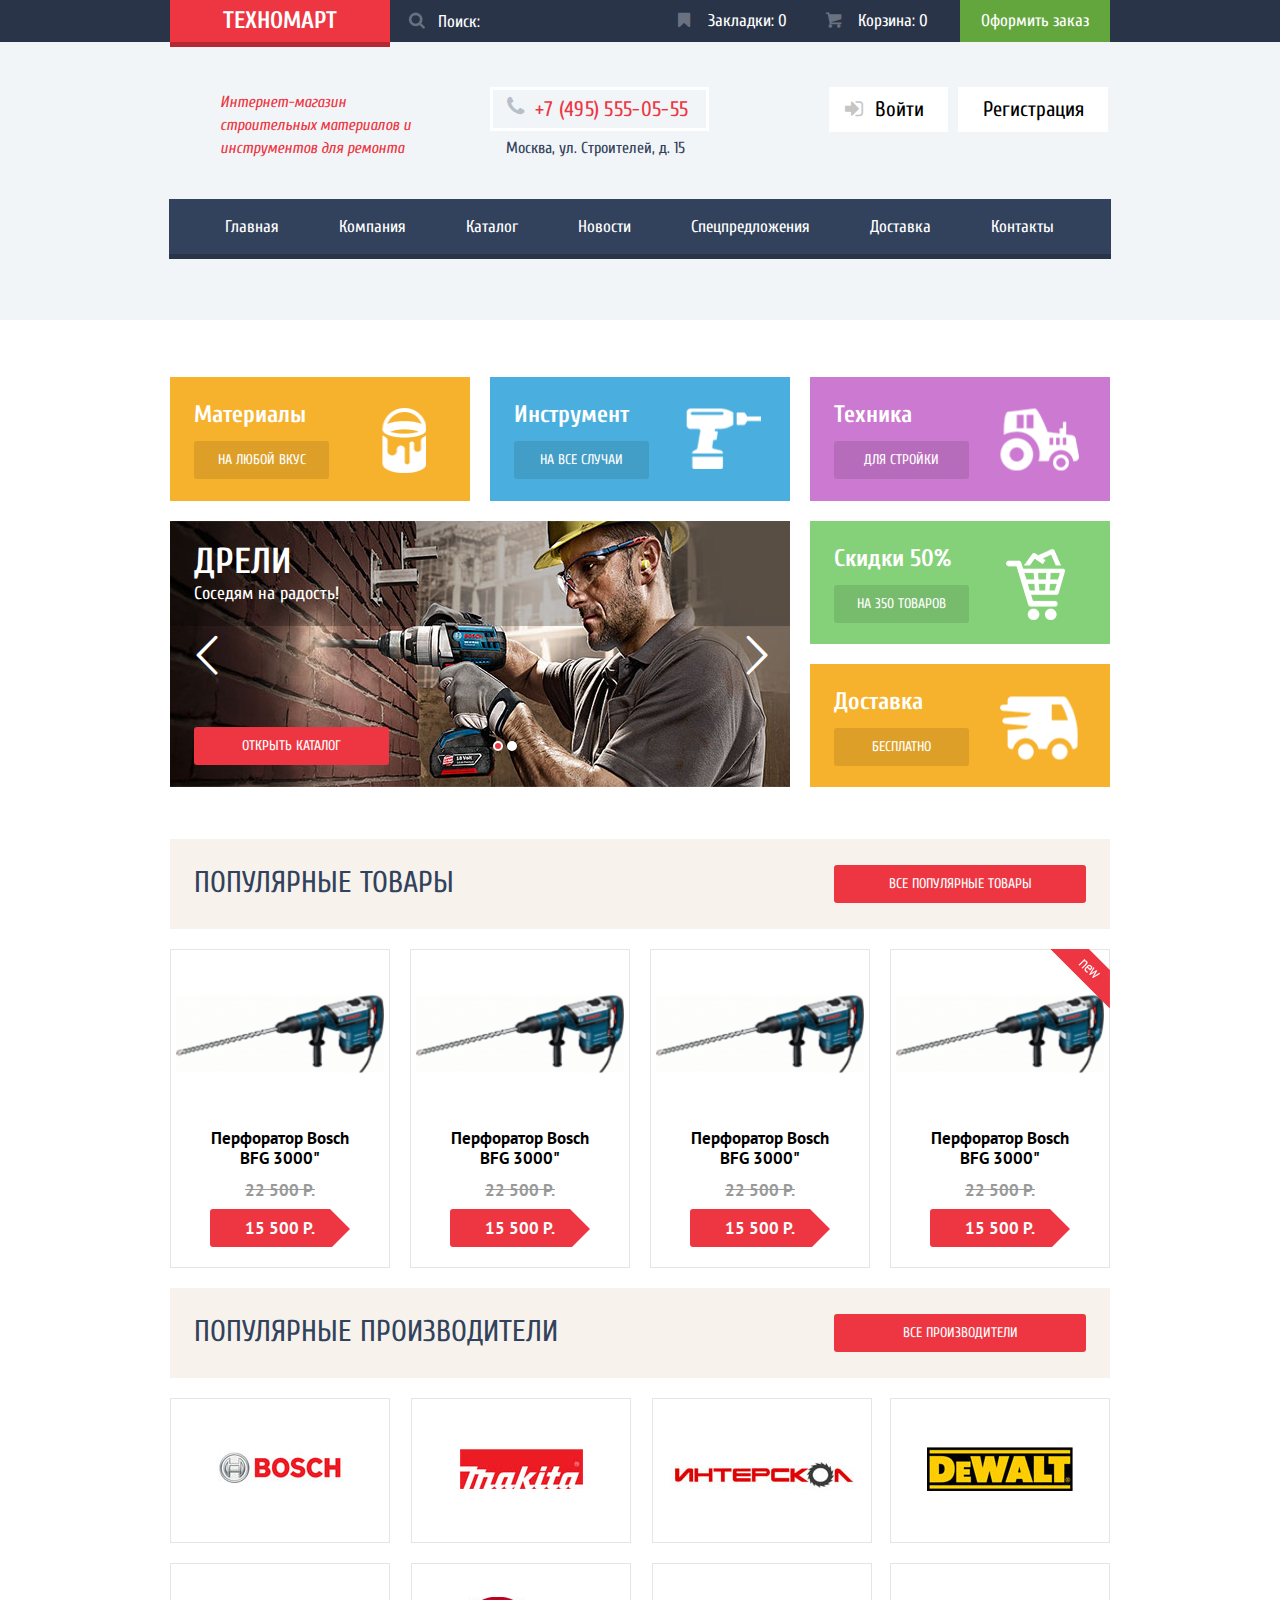
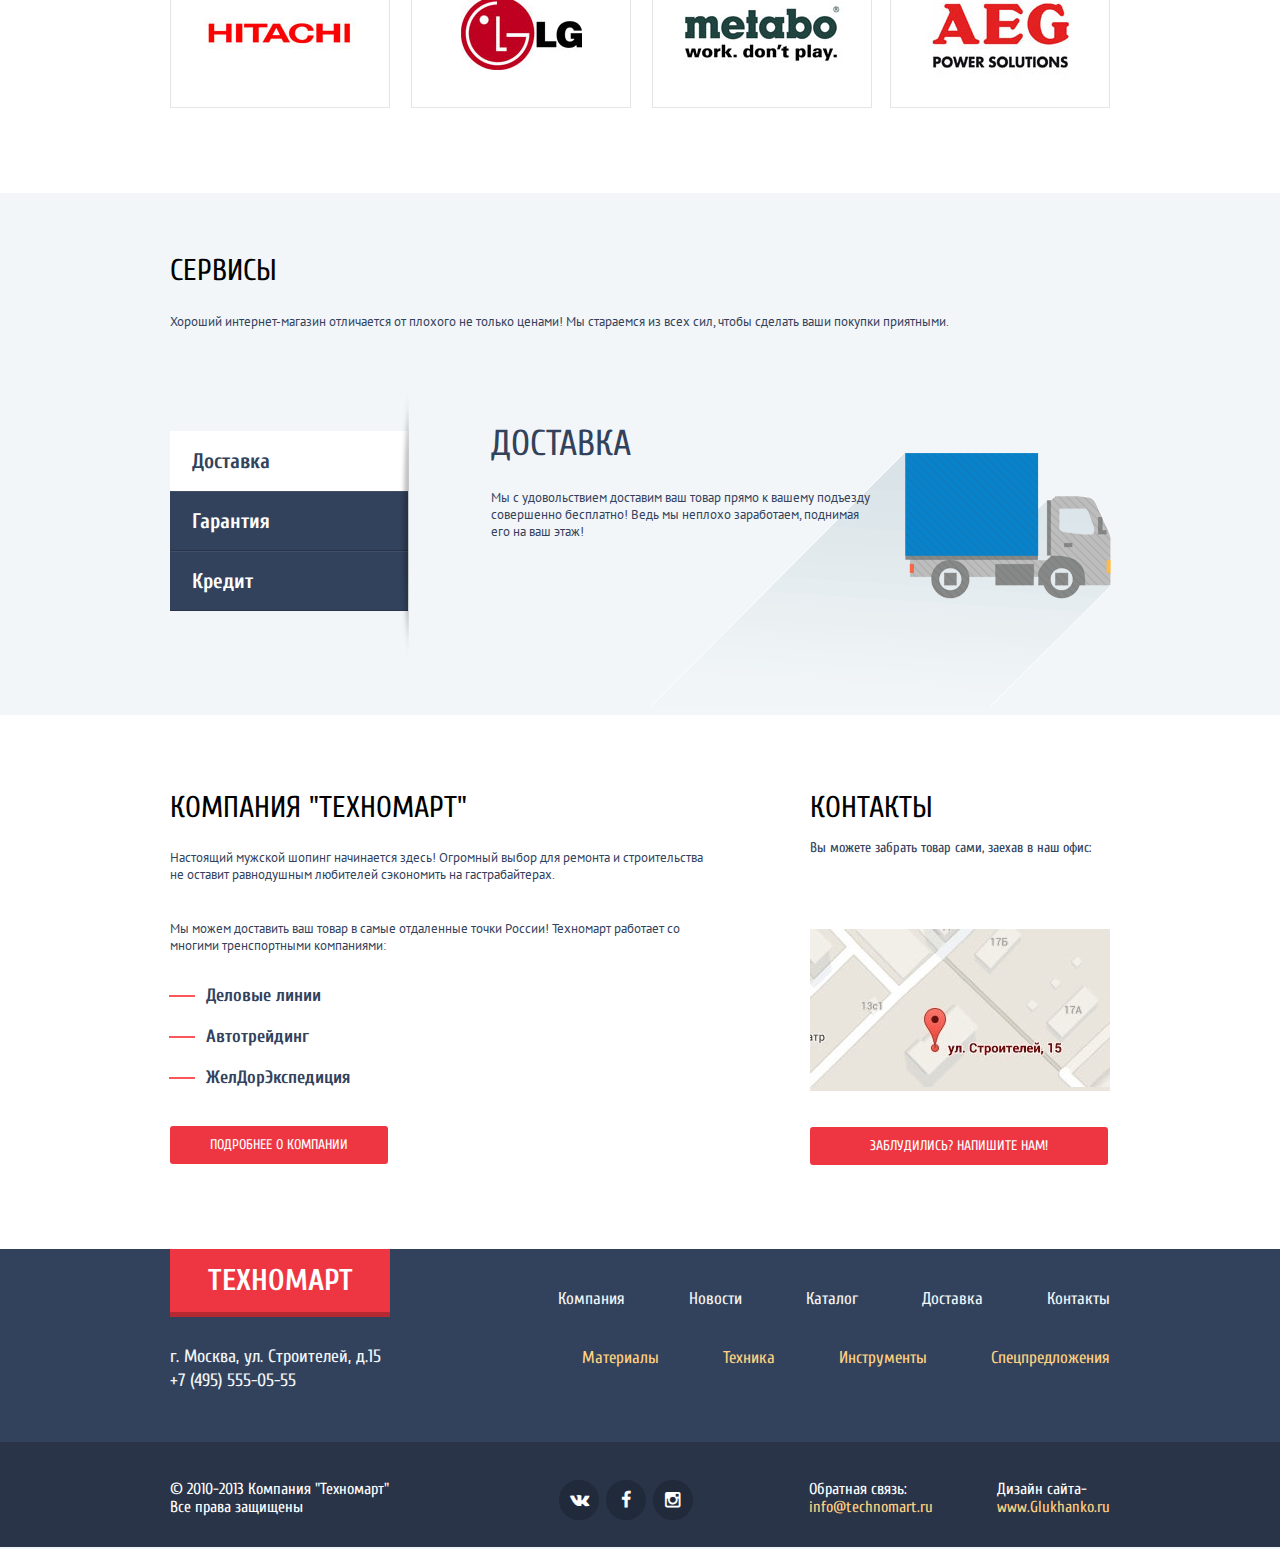
<file: index.html>
<!DOCTYPE html>
<html>
  <head>
    <meta charset="utf-8">
    <title>technomart-index</title>
    <link rel="stylesheet" href="https://fonts.googleapis.com/css?family=PT+Sans:400,700&amp;subset=latin,cyrillic-ext">
    <link rel="stylesheet" href="https://fonts.googleapis.com/css?family=Cuprum:400,400italic,700&amp;subset=latin,cyrillic">
    <link rel="stylesheet" type="text/css" href="css/normalize.css">
    <link rel="stylesheet" type="text/css" href="css/style.css">
  </head>
    <body>
        <header class="main-header">
          <div class="header-top">
            <div class="container clearfix">
               <div class="header-top-info">
                <a href="index.html" class="logo to-left">Техномарт</a>
                <div class="search-form to-left">
                    <input class="search-field to-right" type="text" name="search" value="Поиск:">
                </div>
                <div class="user-details to-right">
                    <a href="#" class="icon-bookmark">Закладки: 0</a>
                    <a href="#" class="icon-basket">Корзина: 0</a>
                    <a href="#" class="order">Оформить заказ</a>
                </div>
            </div>
            </div>
          </div>
          <div class="header-lower">
            <div class="container clearfix">
              <div class="header-lower-info">
                <p class="title to-left">
                    Интернет-магазин 
                    строительных материалов
                    и инструментов для ремонта
                </p>
                <div class="company-info to-left">
                    <p class="number icon-phone">+7 (495) 555-05-55</p>
                    <p class="address">Москва, ул. Строителей, д. 15</p>
                </div>
                <div class="user-block to-right">
                    <a href="#" class="login icon-login">Войти</a>
                    <a href="#" class="checkin">Регистрация</a>
                </div>
              </div>
            </div>
            <nav class="menu-navigation">
                <a href="index.html">Главная</a>
                <a href="#">Компания</a>
                <a href="cataloge.html">Каталог</a>
                <a href="#">Новости</a>
                <a href="#">Спецпредложения</a>
                <a href="#">Доставка</a>
                <a href="#">Контакты</a>
            </nav>
          </div>
        </header>
    
        <div class="content-top">
            <div class="container clearfix">
                <div class="promo-block">
                    <div class="promo-block-top clearfix">
                        <div class="promo-block-item materials to-left">
                            <span>Материалы</span>
                            <a href="#" class="link to-left">На любой вкус</a>    
                        </div>
                        <div class="promo-block-item tool to-left">
                            <span>Инструмент</span>
                            <a href="#" class="link to-left">На все случаи</a> 
                        </div>
                        <div class="promo-block-item equipment to-right">
                            <span>Техника</span>
                            <a href="#" class="link to-left">Для стройки</a> 
                        </div>
                    </div>
                    <figure class="slider to-left">
                        <input type="radio" id="btn-1" name="toggle" checked>
                        <input type="radio" id="btn-2" name="toggle">
                        <div class="slider-controls">
                            <label for="btn-1"></label>
                            <label for="btn-2"></label>
                        </div>
                        <div class="slides">
                            <div class="slide icon-left">
                                <div class="slide-text icon-right">
                                    <div class="slide-title">Дрели</div>
                                    <p>Соседям на радость!</p>
                                    <a href="#" class="btn-red">Открыть каталог</a>
                                </div>
                            </div>
                            <div class="slide icon-left">
                                <div class="slide-text icon-right">
                                    <div class="slide-title">Перфораторы</div>
                                    <p>Настоящие мужские игрушки!</p>
                                    <a href="#" class="btn-red">Открыть каталог</a>
                                </div>
                            </div>
                        </div>
                    </figure>
                    <div class="promo-block-lower to-right">
                        <div class="promo-block-item sale">    
                            <span>Скидки 50%</span>
                            <a href="#" class="link to-left">на 350 товаров</a> 
                        </div>
                        <div class="promo-block-item delivery">
                            <span>Доставка</span>
                            <a href="#" class="link to-left">Бесплатно</a>
                        </div>
                    </div>
                </div>
                <div class="top-products">
                    <div class="big-title clearfix">
                        <h2 class="to-left">Популярные товары</h2>
                        <a href="#" class="btn-red to-right">Все популярные товары</a>
                    </div>
                    <div class="product clearfix">
                        <div class="product-item">
                            <div class="actions">
                                <a href="#" class="buy icon-basket">Купить</a>
                                <a href="#" class="bookmark">В закладки</a>
                            </div>
                            <div class="product-item-img"><img width="208" height="158" src="img/product-item-img-1.png" alt="Перфоратор Bosch BFG 9000"></div>
                            <div class="product-item-info">
                                <div class="product-item-name">Перфоратор Bosch BFG 3000"</div>
                                <div class="product-item-discount">22 500 P.</div>
                                <div class="product-item-price">15 500 P.</div>
                            </div>
                        </div>
                        <div class="product-item">
                            <div class="actions">
                                <a href="#" class="buy icon-basket">Купить</a>
                                <a href="#" class="bookmark">В закладки</a>
                            </div>
                            <div class="product-item-img"><img width="208" height="158" src="img/product-item-img-1.png" alt="Перфоратор Bosch BFG 9000"></div>
                            <div class="product-item-info">
                                <div class="product-item-name">Перфоратор Bosch BFG 3000"</div>
                                <div class="product-item-discount">22 500 P.</div>
                                <div class="product-item-price">15 500 P.</div>
                            </div>
                        </div>
                        <div class="product-item">
                            <div class="actions">
                                <a href="#" class="buy icon-basket">Купить</a>
                                <a href="#" class="bookmark">В закладки</a>
                            </div>
                            <div class="product-item-img"><img width="208" height="158" src="img/product-item-img-1.png" alt="Перфоратор Bosch BFG 9000"></div>
                            <div class="product-item-info">
                                <div class="product-item-name">Перфоратор Bosch BFG 3000"</div>
                                <div class="product-item-discount">22 500 P.</div>
                                <div class="product-item-price">15 500 P.</div>
                            </div>
                        </div>
                        <div class="product-item">
                            <div class="flag flag-new">Новинка</div>
                            <div class="actions">
                                <a href="#" class="buy icon-basket">Купить</a>
                                <a href="#" class="bookmark">В закладки</a>
                            </div>
                            <div class="product-item-img"><img width="208" height="158" src="img/product-item-img-1.png" alt="Перфоратор Bosch BFG 9000"></div>
                            <div class="product-item-info">
                                <div class="product-item-name">Перфоратор Bosch BFG 3000"</div>
                                <div class="product-item-discount">22 500 P.</div>
                                <div class="product-item-price">15 500 P.</div>
                            </div>
                        </div>
                    </div>
                </div>
                <div class="top-vendors">
                    <div class="big-title clearfix">
                        <h2 class="to-left">Популярные производители</h2>
                        <a href="#" class="btn-red to-right">Все производители</a>
                    </div>
                    <div class="vendors-item">
                        
                        <a href="#">
                            <div class="vendors-table">
                                <div class="vendors-cell">
                                    <img width="126" height="37" src="img/bosh.jpg" alt="bosch">
                                </div>
                            </div>
                        </a>
                        <a href="#">
                            <div class="vendors-table">
                                <div class="vendors-cell">
                                    <img width="123" height="40" src="img/makita.jpg" alt="makita">
                                </div>
                            </div>
                        </a>
                        <a href="#">
                            <div class="vendors-table">
                                <div class="vendors-cell">
                                    <img width="146" height="44" src="img/dewalt.jpg" alt="dewalt">
                                </div>
                            </div>
                        </a>
                        <a href="#">
                            <div class="vendors-table">
                                <div class="vendors-cell">
                                    <img width="200" height="88" src="img/interskol.jpg" alt="interskol">
                                </div>
                            </div>
                        </a>
                        <a href="#">
                            <div class="vendors-table">
                                <div class="vendors-cell">
                                    <img width="169" height="31" src="img/hitachi.jpg" alt="hitachi">
                                </div>
                            </div>
                        </a>
                        <a href="#">
                            <div class="vendors-table">
                                <div class="vendors-cell">
                                    <img width="121" height="73" src="img/lg.jpg" alt="lg">
                                </div>
                            </div>
                        </a>
                        <a href="#">
                            <div class="vendors-table">
                                <div class="vendors-cell">
                                    <img width="151" height="96" src="img/aeg.jpg" alt="aeg">
                                </div>
                            </div>
                        </a>
                        <a href="#">
                            <div class="vendors-table">
                                <div class="vendors-cell">
                                    <img width="204" height="69" src="img/metabo.jpg" alt="metabo">
                                </div>
                            </div>
                        </a>
                    </div>
                </div>
            </div>
        </div>
        <div class="services-top">
            <div class="container clearfix">
                <h3>Сервисы</h3>
                <p>Хороший интернет-магазин отличается от плохого не только ценами!
                   Мы стараемся из всех сил, чтобы сделать ваши покупки приятными.
                </p>
                   <div class="services-column">
                    <input type="radio" id="services-1" name="toggle2" checked>
                    <input type="radio" id="services-2" name="toggle2">
                    <input type="radio" id="services-3" name="toggle2">
                    <div class="services-controls to-left">
                        <label for="services-1">Доставка</label>
                        <label for="services-2">Гарантия</label>
                        <label for="services-3">Кредит</label>
                    </div>
                    <div class="services to-right">
                        <div class="services-left">
                            <div class="services-text">
                                <h4>Доставка</h4>
                                <p>Мы с удовольствием доставим ваш товар прямо
                                   к вашему подъезду совершенно бесплатно!
                                   Ведь мы неплохо заработаем,
                                   поднимая его на ваш этаж!
                                </p>
                            </div>                  
                        </div>
                        <div class="services-left">
                            <div class="services-text">
                                <h4>Гарантия</h4>
                                <p>Если купленный у нас товар поломается или заискрит, 
                                   а также в случае пожара, провоцированного его возгаранием,
                                   вы всегда можете быть уверены в нашей гарантии. Мы обменяем сгоревший товар на новый. 
                                   Дом уж восстановите как-нибудь сами.
                                </p>
                            </div>                  
                        </div>
                        <div class="services-left">
                            <div class="services-text">
                                <h4>Кредит</h4>
                                <p>Залезть в долговую яму стало проще! 
                                   Кредитные консультанты придут вам на помощь.
                                </p>
                                <a href="#" class="btn-red">Отправить заявку</a>
                            </div>                  
                        </div>
                    </div>
                </div>
            </div>
        </div>
        <div class="about-company">
            <div class="container clearfix">
                <div class="about-technomart to-left">
                    <h3>Компания "Техномарт"</h3>
                    <p>Настоящий мужской шопинг начинается здесь! Огромный выбор для ремонта и строительства не оставит равнодушным любителей сэкономить на гастрабайтерах.
                    </p>
                    <p>Мы можем доставить ваш товар в самые отдаленные точки России!
                       Техномарт работает со многими тренспортными компаниями:
                    </p>
                    <ul class="trans-comp">
                        <li>Деловые линии</li>
                        <li>Автотрейдинг</li>
                        <li>ЖелДорЭкспедиция</li>
                    </ul>
                    <a href="#"  class="btn-red to-left">Подробнее о компании</a>
                </div>
                <div class="contacts to-right">
                    <h3>Контакты</h3>
                    <p>Вы можете забрать товар сами,
                       заехав в наш офис:
                    </p>
                    <a href="/map" class="map to-left open-map"><img width="300" height="158" src="img/contact-map-img.jpg" alt="Карта"></a>
                    <a href="/feedback" class="btn-red to-left write-us">Заблудились? Напишите нам!</a>
                </div>
            </div>
        </div>
        
        <footer class="main-footer">
            <div class="footer-top">
              <div class="container clearfix">
               <div class="footer-top-info">
                <div class="footer-address to-left">    
                    <a href="index.html" class="logo to-left">Техномарт</a>
                    <p class="to-left">г. Москва, ул. Строителей, д.15
                       +7 (495) 555-05-55
                    </p>
                </div>
                <div class="footer-menu to-right">
                    <nav class="footer-menu-navigation">
                        <a href="#">Компания</a>
                        <a href="#">Новости</a>
                        <a href="cataloge.html">Каталог</a>
                        <a href="#">Доставка</a>
                        <a href="#">Контакты</a>
                     </nav>
                     <nav class="footer-menu-navigation lower">
                        <a href="#">Материалы</a>
                        <a href="#">Техника</a>
                        <a href="#">Инструменты</a>
                        <a href="#">Спецпредложения</a>
                     </nav>
                </div>
                </div>
              </div>
            </div>
            <div class="footer-lower">
              <div class="container clearfix">
               <div class="footer-lower-info">
                <p class="footer-copyright to-left">
                    © 2010-2013 Компания "Техномарт"
                    Все права защищены
                </p>
                <div class="footer-social to-left">
                    <a href="#" class="social-btn icon-vk"></a>
                    <a href="#" class="social-btn icon-facebook"></a>
                    <a href="#" class="social-btn icon-instagramm"></a>
                </div>
                <div class="footer-feedback to-left">
                    <span>Обратная связь:</span>
                    <a href="#" class="btn">info@technomart.ru</a>
                </div>
                <div class="footer-copyright-design to-right">
                    <span>Дизайн сайта-</span>
                    <a href="#" class="btn">www.Glukhanko.ru</a>
                </div>
                </div>
              </div>
            </div>
        </footer>
        <div class="modal-content">
            <div class="modal-content-close">Закрыть</div>
            <form class="login-form" action="/echo" method="post">
                <p>Ваше имя:</p>
                <p class="email">Ваш email:</p>
                <input type="text" id="login-id" class="login-id" name="login" placeholder="Представьтесь, пожалуйста">
                <input type="text" id="email-id" class="email-id" name="email" placeholder="Для отправки ответа">
                <p>Текст письма:</p>
                <textarea name="comment" id="comment-field" rows="5" placeholder="В свободной форме"></textarea>
                <div class="modal-button">
                    <button type="submit" class="btn-red to-left" value="Отправить">Отправить</button>
                    <button type="reset" class="btn-white to-right" value="Отмена">Отмена</button>
                </div>
            </form>

        </div>
        <div class="modal-content-map">
            <div class="modal-content-close">Закрыть</div>
            <div id="yandex-map"></div>
        </div>

        <script src="js/scripts.min.js"></script>
        <script src="https://api-maps.yandex.ru/services/constructor/1.0/js/?
sid=ZVbF4uVTZW4Y-nyyyDBRPYbE0phLXfoR&amp;width=940&amp;height=448&amp;id=yandex-map"></script>

    </body>
</html>
</file>
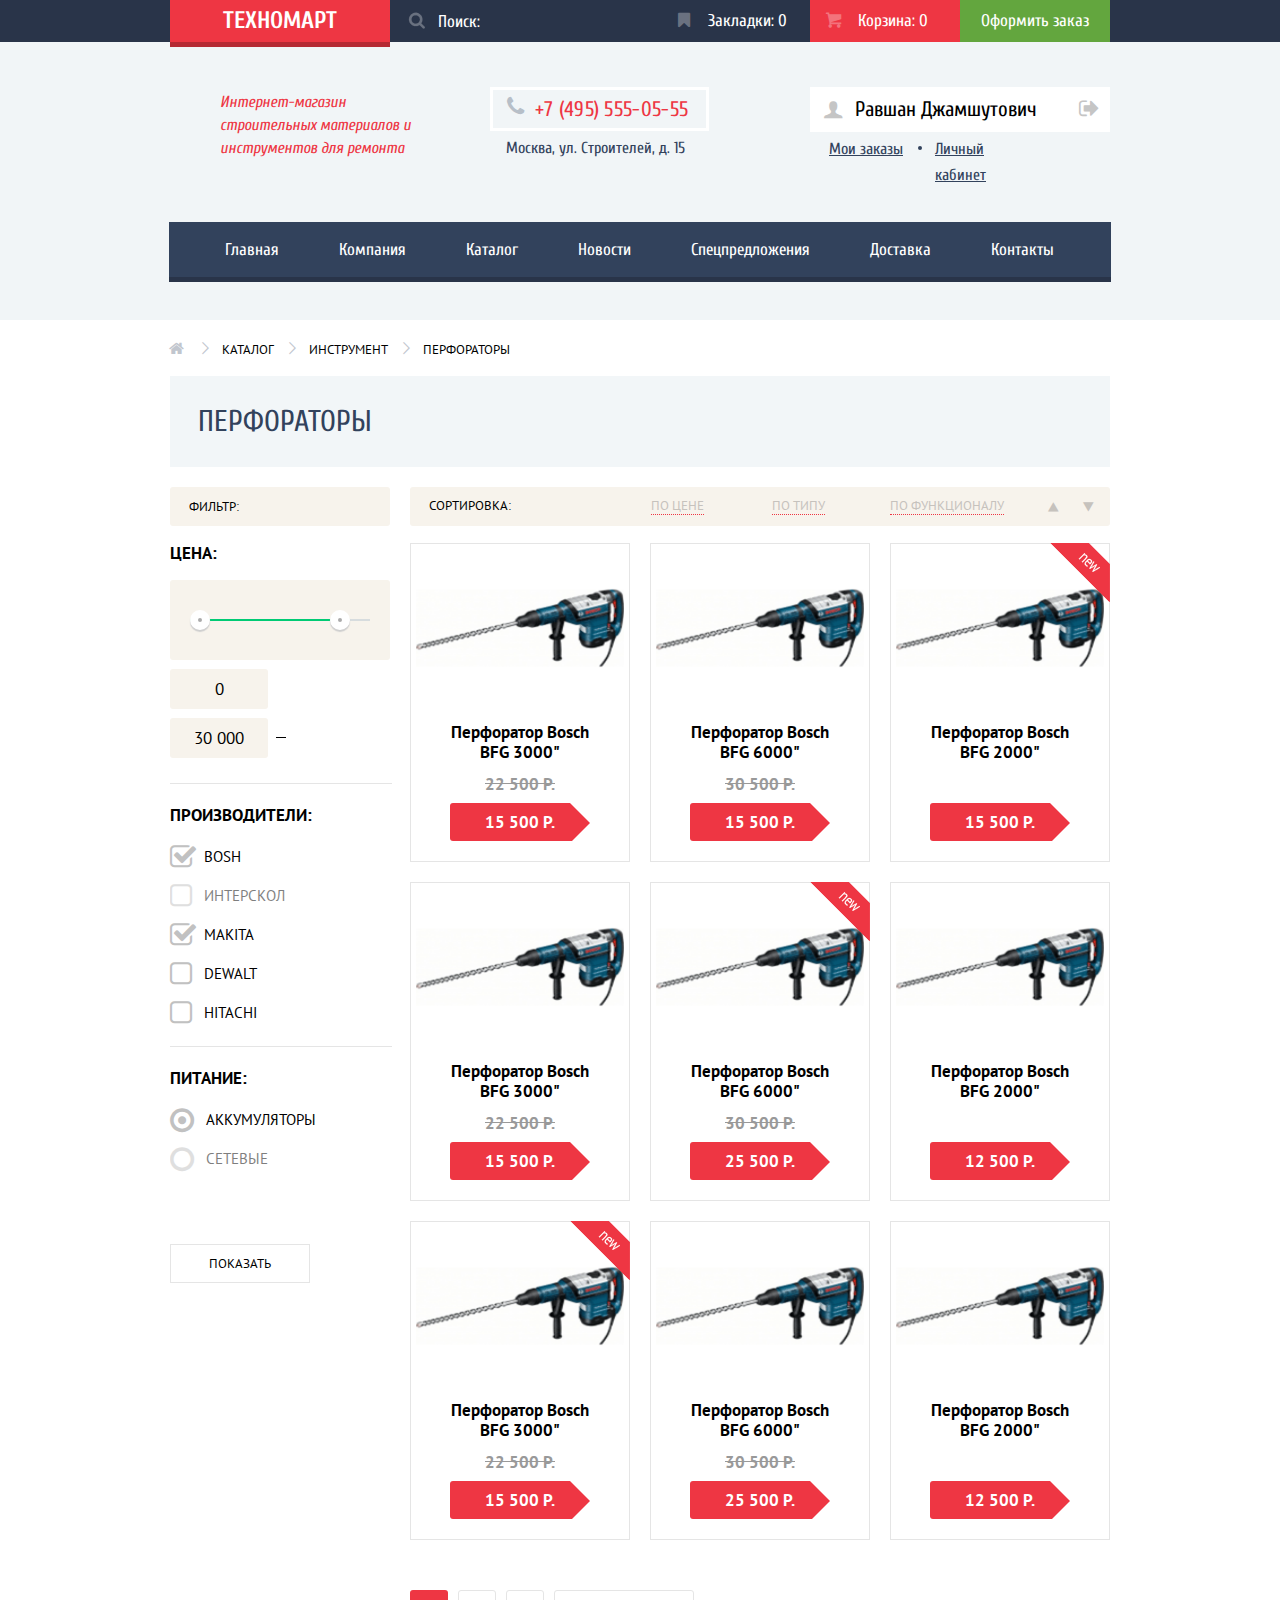
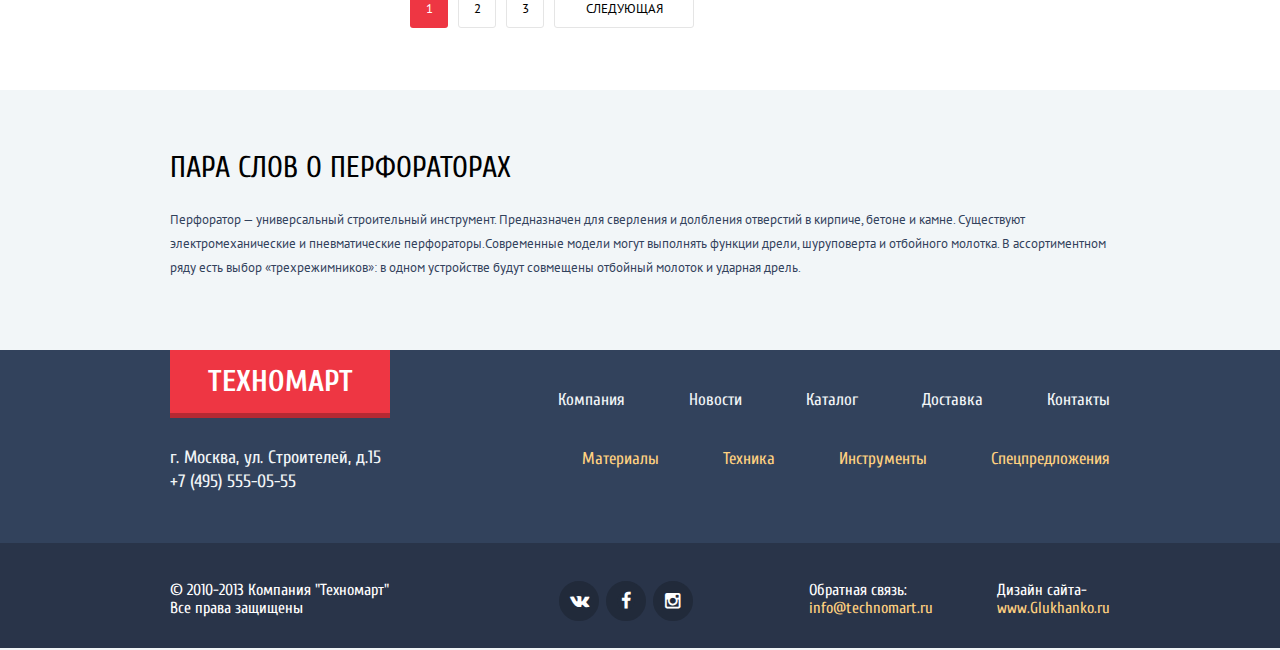
<file: cataloge.html>
<!DOCTYPE html>
<html>
  <head>
    <meta charset="utf-8">
    <title>technomart-cataloge</title>
    <link rel="stylesheet" href="https://fonts.googleapis.com/css?family=PT+Sans:400,700&amp;subset=latin,cyrillic-ext">
    <link rel="stylesheet" href="https://fonts.googleapis.com/css?family=Cuprum:400,400italic,700&amp;subset=latin,cyrillic">
    <link rel="stylesheet" type="text/css" href="css/normalize.css">
    <link rel="stylesheet" type="text/css" href="css/style.css">
  </head>
    <body class="inner-page">
        <header class="main-header">
          <div class="header-top">
            <div class="container clearfix">
              <div class="header-top-info">
            	<a href="index.html" class="logo to-left">Техномарт</a>
                <div class="search-form to-left">
                    <input class="search-field to-right" type="text" name="search" value="Поиск:">
                </div>
                <div class="user-details to-right">
                    <a href="#" class="icon-bookmark">Закладки: 0</a>
                    <a href="#" class="icon-basket basket">Корзина: 0</a>
                    <a href="#" class="order">Оформить заказ</a>
                </div>
              </div>
            </div>
          </div>
          <div class="header-lower">
            <div class="container clearfix">
              <div class="header-lower-info">
                <p class="title to-left">
                    Интернет-магазин 
                    строительных материалов
                    и инструментов для ремонта
                </p>
                <div class="company-info to-left">
                    <p class="number icon-phone">+7 (495) 555-05-55</p>
                    <p class="address">Москва, ул. Строителей, д. 15</p>
                </div>
                <div class="user-block-inner to-right">
                    <a href="#" class="user-name icon-user">Равшан Джамшутович</a>
                    <a href="#" class="icon-logout"></a>
                    <a href="#" class="user-orders">Мои заказы</a>
                    <a href="#" class="user-account">Личный кабинет</a>
                </div>
              </div>
            </div>
            <nav class="menu-navigation">
                <a href="index.html">Главная</a>
                <a href="#">Компания</a>
                <a href="cataloge.html">Каталог</a>
                <a href="#">Новости</a>
                <a href="#">Спецпредложения</a>
                <a href="#">Доставка</a>
                <a href="#">Контакты</a>
            </nav>
          </div>
        </header>

        <div class="container clearfix">
        	<div class="breadcrumbs">
                <a href="index.html"><i class="icon-home"></i></a>
                <a href="cataloge.html" class="icon-right">Каталог</a>
                <a href="#" class="icon-right">Инструмент</a>
                <span class="active icon-right">Перфораторы</span>
            </div>
            <h1>Перфораторы</h1>
            <div class="cataloge">
            	<div class="catalog-filter to-left">
            	  <div class="sub-title">Фильтр:</div>
            	  <div class="title-inner">Цена:</div>
             	  <form action="/echo" method="post">
             	  	  <div class="range-filter">
             	  	    <div class="range-controls">
             	  	    	<div class="scale"><div style="width:80%;" class="bar"></div></div>
             	  	    	<div class="toggle min-toggle"></div>
             	  	    	<div class="toggle max-toggle"></div>
             	  	    </div>
            	      	<div class="price-controls"> 
            	      		<input class="price-min" type="text" value="0">
            	      		<input class="price-max" type="text" value="30 000">
            	  	  	</div>
            	  	  </div>
             		  <h2>Производители:</h2>
                		<label>
                			<input type="checkbox" name="brand" value="bosh" checked>
                			<span class="label-text">Bosh</span>
              			</label>
               			<label>
                			<input type="checkbox" name="brand" value="interskol" disabled>
                			<span class="label-text">Интерскол</span>
              			</label>
              			<label>
                			<input type="checkbox" name="brand" value="makita" checked>
                			<span class="label-text">Makita</span>
              			</label>
              			<label>
                			<input type="checkbox" name="brand" value="dewalt">
                			<span class="label-text">Dewalt</span>
              			</label>
              			<label>
                			<input type="checkbox" name="brand" value="hitachi">
                			<span class="label-text">Hitachi</span>
              			</label>
        			  <h2>Питание:</h2>
              			<label>
                			<input type="radio" name="supply" value="batteries" checked>
                			<span class="label-text readonly" readonly>Аккумуляторы</span>
              			</label>
              			<label>
                			<input type="radio" name="supply" value="network" disabled>
                			<span class="label-text">Сетевые</span>
              			</label>
              		  <div class="button">Показать</div>
             	  </form>
            	</div>
            	<div class="multifilters to-left">
            		<span class="sub-title">Сортировка:</span>
            		<a href="" class="mul-price">По цене</a>	
            		<a href="">По типу</a>	
            		<a href="" class="mul-fun">По функционалу</a>	
            		<span class="icon-up-dir"></span>	
            		<span class="icon-down-dir"></span>	
            	</div>
            	<div class="catalog-items to-left">
      				<div class="product-item">
      					<div class="actions">
      						<a href="#" class="buy icon-basket">Купить</a>
      						<a href="#" class="bookmark">В закладки</a>
      					</div>
                        <div class="product-item-img"><img width="208" height="158" src="img/product-item-img-1.png" alt="Перфоратор Bosch BFG 9000"></div>
                        <div class="product-item-info">
                            <div class="product-item-name">Перфоратор Bosch BFG 3000"</div>
                            <div class="product-item-discount">22 500 P.</div>
                            <div class="product-item-price">15 500 P.</div>
                        </div>
                    </div>
                    <div class="product-item">
      					<div class="actions">
      						<a href="#" class="buy icon-basket">Купить</a>
      						<a href="#" class="bookmark">В закладки</a>
      					</div>
                        <div class="product-item-img"><img width="208" height="158" src="img/product-item-img-1.png" alt="Перфоратор Bosch BFG 9000"></div>
                        <div class="product-item-info">
                            <div class="product-item-name">Перфоратор Bosch BFG 6000"</div>
                            <div class="product-item-discount">30 500 P.</div>
                            <div class="product-item-price">15 500 P.</div>
                        </div>
                    </div>
                    <div class="product-item">
      					<div class="flag flag-new">Новинка</div>
      					<div class="actions">
      						<a href="#" class="buy icon-basket">Купить</a>
      						<a href="#" class="bookmark">В закладки</a>
      					</div>
                        <div class="product-item-img"><img width="208" height="158" src="img/product-item-img-1.png" alt="Перфоратор Bosch BFG 9000"></div>
                        <div class="product-item-info">
                            <div class="product-item-name">Перфоратор Bosch BFG 2000"</div>
                            <div class="product-item-discount"></div>
                            <div class="product-item-price">15 500 P.</div>
                        </div>
                    </div>
                    <div class="product-item">
      					<div class="actions">
      						<a href="#" class="buy icon-basket">Купить</a>
      						<a href="#" class="bookmark">В закладки</a>
      					</div>
                        <div class="product-item-img"><img width="208" height="158" src="img/product-item-img-1.png" alt="Перфоратор Bosch BFG 9000"></div>
                        <div class="product-item-info">
                            <div class="product-item-name">Перфоратор Bosch BFG 3000"</div>
                            <div class="product-item-discount">22 500 P.</div>
                            <div class="product-item-price">15 500 P.</div>
                        </div>
                    </div>
                    <div class="product-item">
      					<div class="flag flag-new">Новинка</div>
      					<div class="actions">
      						<a href="#" class="buy icon-basket">Купить</a>
      						<a href="#" class="bookmark">В закладки</a>
      					</div>
                        <div class="product-item-img"><img width="208" height="158" src="img/product-item-img-1.png" alt="Перфоратор Bosch BFG 9000"></div>
                        <div class="product-item-info">
                            <div class="product-item-name">Перфоратор Bosch BFG 6000"</div>
                            <div class="product-item-discount">30 500 P.</div>
                            <div class="product-item-price">25 500 P.</div>
                        </div>
                    </div>
                    <div class="product-item">
      					<div class="actions">
      						<a href="#" class="buy icon-basket">Купить</a>
      						<a href="#" class="bookmark">В закладки</a>
      					</div>
                        <div class="product-item-img"><img width="208" height="158" src="img/product-item-img-1.png" alt="Перфоратор Bosch BFG 9000"></div>
                        <div class="product-item-info">
                            <div class="product-item-name">Перфоратор Bosch BFG 2000"</div>
                            <div class="product-item-discount"></div>
                            <div class="product-item-price">12 500 P.</div>
                        </div>
                    </div>
                    <div class="product-item">
      					<div class="flag flag-new">Новинка</div>
      					<div class="actions">
      						<a href="#" class="buy icon-basket">Купить</a>
      						<a href="#" class="bookmark">В закладки</a>
      					</div>
                        <div class="product-item-img"><img width="208" height="158" src="img/product-item-img-1.png" alt="Перфоратор Bosch BFG 9000"></div>
                        <div class="product-item-info">
                            <div class="product-item-name">Перфоратор Bosch BFG 3000"</div>
                            <div class="product-item-discount">22 500 P.</div>
                            <div class="product-item-price">15 500 P.</div>
                        </div>
                    </div>
                    <div class="product-item">
      					<div class="actions">
      						<a href="#" class="buy icon-basket">Купить</a>
      						<a href="#" class="bookmark">В закладки</a>
      					</div>
                        <div class="product-item-img"><img width="208" height="158" src="img/product-item-img-1.png" alt="Перфоратор Bosch BFG 9000"></div>
                        <div class="product-item-info">
                            <div class="product-item-name">Перфоратор Bosch BFG 6000"</div>
                            <div class="product-item-discount">30 500 P.</div>
                            <div class="product-item-price">25 500 P.</div>
                        </div>
                    </div>
                    <div class="product-item">
      					<div class="actions">
      						<a href="#" class="buy icon-basket">Купить</a>
      						<a href="#" class="bookmark">В закладки</a>
      					</div>
                        <div class="product-item-img"><img width="208" height="158" src="img/product-item-img-1.png" alt="Перфоратор Bosch BFG 9000"></div>
                        <div class="product-item-info">
                            <div class="product-item-name">Перфоратор Bosch BFG 2000"</div>
                            <div class="product-item-discount"></div>
                            <div class="product-item-price">12 500 P.</div>
                        </div>
                    </div>
                    <div class="pages-inner to-left">
          				<span class="selected">1</span>
          				<a href="#">2</a>
          				<a href="#">3</a>
          				<a href="#" class="next">Следующая</a>
        			</div>
      			</div>
        	</div>
        </div>
        <div class="page-info">
            	<div class="container clearfix">
            		<h3>Пара слов о перфораторах</h3>
            		<p>Перфоратор — универсальный строительный инструмент. Предназначен для сверления и долбления отверстий в кирпиче, бетоне и камне.
					         Существуют электромеханические и пневматические перфораторы.Cовременные модели могут выполнять функции дрели, шуруповерта и отбойного молотка. В ассортиментном ряду есть выбор «трехрежимников»: в одном устройстве будут совмещены отбойный молоток и ударная дрель.
            			
            		</p>
            	</div>
        </div>

        <footer class="main-footer">
            <div class="footer-top">
              <div class="container clearfix">
               <div class="footer-top-info">
                <div class="footer-address to-left">    
                    <a href="index.html" class="logo to-left">Техномарт</a>
                    <p class="to-left">г. Москва, ул. Строителей, д.15
                       +7 (495) 555-05-55
                    </p>
                </div>
                <div class="footer-menu to-right">
                    <nav class="footer-menu-navigation">
                        <a href="#">Компания</a>
                        <a href="#">Новости</a>
                        <a href="cataloge.html">Каталог</a>
                        <a href="#">Доставка</a>
                        <a href="#">Контакты</a>
                     </nav>
                     <nav class="footer-menu-navigation lower">
                        <a href="#">Материалы</a>
                        <a href="#">Техника</a>
                        <a href="#">Инструменты</a>
                        <a href="#">Спецпредложения</a>
                     </nav>
                </div>
                </div>
              </div>
            </div>
            <div class="footer-lower">
              <div class="container clearfix">
               <div class="footer-lower-info">
                <p class="footer-copyright to-left">
                    © 2010-2013 Компания "Техномарт"
                    Все права защищены
                </p>
                <div class="footer-social to-left">
                    <a href="#" class="social-btn icon-vk"></a>
                    <a href="#" class="social-btn icon-facebook"></a>
                    <a href="#" class="social-btn icon-instagramm"></a>
                </div>
                <div class="footer-feedback to-left">
                    <span>Обратная связь:</span>
                    <a href="#" class="btn">info@technomart.ru</a>
                </div>
                <div class="footer-copyright-design to-right">
                    <span>Дизайн сайта-</span>
                    <a href="#" class="btn">www.Glukhanko.ru</a>
                </div>
                </div>
              </div>
            </div>
        </footer>
    </body>
</html>
</file>
<file: css/style.css>
@charset "UTF-8";

 @font-face {
  font-family: "symbols-technomart";
  src: url("../font/symbols-technomart.eot?22619757");
  src: url("../font/symbols-technomart.eot?22619757#iefix") format("embedded-opentype"),
       url("../font/symbols-technomart.woff?22619757") format("woff"),
       url("../font/symbols-technomart.ttf?22619757") format("truetype"),
       url("../font/symbols-technomart.svg?22619757#symbols-technomart") format("svg");
  font-weight: normal;
  font-style: normal;
}
/* Chrome hack: SVG is rendered more smooth in Windozze. 100% magic, uncomment if you need it. */
/* Note, that will break hinting! In other OS-es font will be not as sharp as it could be */
/*
@media screen and (-webkit-min-device-pixel-ratio:0) {
  @font-face {
    font-family: "symbols-technomart";
    src: url("../font/symbols-technomart.svg?22619757#symbols-technomart") format("svg");
  }
}
*/
 
 [class^="icon-"]:before, [class*=" icon-"]:before {
  font-family: "symbols-technomart";
  font-style: normal;
  font-weight: normal;
  speak: none;
 
  display: inline-block;
  text-decoration: inherit;
  width: 1em;
  margin-right: .2em;
  text-align: center;
  /* opacity: .8; */
 
  /* For safety - reset parent styles, that can break glyph codes*/
  font-variant: normal;
  text-transform: none;
     
  /* fix buttons height, for twitter bootstrap */
  line-height: 1em;
 
  /* Animation center compensation - margins should be symmetric */
  /* remove if not needed */
  margin-left: .2em;
 
  /* you can be more comfortable with increased icons size */
  /* font-size: 120%; */
 
  /* Uncomment for 3D effect */
  /* text-shadow: 1px 1px 1px rgba(127, 127, 127, 0.3); */
}
 
.icon-left:before { content: "\3c"; } /* "&lt;" */
.icon-right:before { content: "\3e"; } /* "&gt;" */
.icon-basket:before { content: "\62"; } /* "b" */
.icon-facebook:before { content: "\66"; } /* "f" */
.icon-twitter:before { content: "\74"; } /* "t" */
.icon-vk:before { content: "\76"; } /* "v" */
.icon-up:before { content: "\2c4"; } /* "˄" */
.icon-down:before { content: "\2c5"; } /* "˅" */
.icon-left-big:before { content: "\2190"; } /* "←" */
.icon-right-big:before { content: "\2192"; } /* "→" */
.icon-login:before { content: "\2386"; } /* "⎆" */
.icon-logout:before { content: "\241b"; } /* "␛" */
.icon-up-dir:before { content: "\25b2"; } /* "▲" */
.icon-down-dir:before { content: "\25bc"; } /* "▼" */
.icon-circle:before { content: "\25cb"; } /* "○" */
.icon-circle-dot:before { content: "\25cf"; } /* "●" */
.icon-star:before { content: "\2605"; } /* "★" */
.icon-check-off:before { content: "\2610"; } /* "☐" */
.icon-check-on:before { content: "\2611"; } /* "☑" */
.icon-youtube:before { content: "\f39e"; } /* "" */
.icon-home:before { content: "🏠"; } /* "\1f3e0" */
.icon-user:before { content: "👨"; } /* "\1f468" */
.icon-phone:before { content: "📞"; } /* "\1f4de" */
.icon-instagramm:before { content: "📷"; } /* "\1f4f7" */
.icon-search:before { content: "🔍"; } /* "\1f50d" */
.icon-bookmark:before { content: "🔖"; } /* "\1f516" */
body { 
    background-color: #ffffff;
    background-repeat: no-repeat;
    background-position: center top;
    font-family: "Cuprum", "Arial", sans-serif;
    font-weight: 400;
    font-size: 14px;
    color: #32425c;
    min-width: 960px;
}
.clearfix:after{
    content:"";
    display:table;
    clear: both;
}
.container{
    width: 940px;
    margin-right: 0px; 
    margin: 0 auto;
    padding: 0 10px;
}
.main-header{
    width:100%;
    min-height:320px;
}
.header-top{
    width:100%;
    min-height:42px;
    background:#293449;
}
.header-top-info{
    width: 940px;
    min-height: 42px;
}
.logo{
    width:220px;
    text-align: center;
    text-transform: uppercase;
    font-size: 24px;
    line-height: 42px;
    font-weight: 700;
    text-decoration: none;
    color: #ffffff;
    position: relative;
}
.logo:hover{
    background: #ca2c37;
}
.logo:active{
    background: #ba2732;
}
.logo:after{
    position: absolute;
    content: "";
    width: 220px;
    bottom: -5px;
    right: 0px;
    border-bottom: 5px solid #b52933;
}
.logo:hover:after{
    border-bottom: 5px solid #9a212a;
}
.logo:active:after{
    border-bottom: 5px solid #8e1e26;
}
.logo{
    display: block;
}
.search-form{
    width:270px;
    min-height:42px;
}
.search-form input{
    width:222px;
    min-height:42px;
    font-family: "Cuprum","Arial", sans-serif;
    font-size: 17px;
    color: #ffffff;
    border: 0px;
    outline: none;
    padding: 0px;
    padding-left: 48px;
    background: url("../img/icon-search.png") no-repeat 7% 49%, #293449;
}
.search-form input:hover{
    background: url("../img/icon-search-white.png") no-repeat 7% 49%, #212a3a;
}
.search-form input:focus{
    color: #000;  
    background: url("../img/icon-search-red.png") no-repeat 7% 49%, #fff;
}
.user-details{
    width:450px;
    min-height: 42px;
    font-size: 0;
    padding: 0px;
    background: #293449;
}
.user-details a{
    display: inline-block;
    vertical-align: top;
    width: 150px;
    font-size: 17px;
    line-height: 42px;
    color: #ffffff;
}
.user-details a:hover{
    background: #212a3a;
}
.user-details a:active{
    background: #161d29;
    opacity: .6;
}
.inner-page .basket{
    background: #ee3643;
}
.inner-page .icon-basket:before{
    color: #f3737c;
}
.inner-page .basket:hover{
    background: #ca2c37;
}
.inner-page .basket:active{
    background: #ba2732;
}
.order{
    background: #63a63e;
    width: 150px;
    text-align: center;
}
a.order:hover{
    background: #5fbb2d;
}
a.order:active{
    background: #518534;
    opacity: .6;
}
.icon-basket:before,
.icon-bookmark:before{
    padding: 0px 12px;
    color: #6a7180;
}
.icon-basket:hover:before,
.icon-bookmark:hover:before{
    color: #ffffff;
}
.icon-basket:active:before,
.icon-bookmark:active:before{
    color: #8b8e94;
}
.header-lower-info{
    width: 940px;
    min-height: 78px;
}
.header-lower{
    width:100%;
    min-height:233px;
    padding-top: 45px; 
}
.title{
    width: 200px;
    line-height: 23px;
    font-style: italic;
    font-weight: 400;
    font-size: 16px;
    margin: 0px;
    padding-left: 50px;
    padding-right: 70px;
    padding-top: 4px;
}
.company-info{
    width: 220px;
    min-height: 70px;
}
.number{
    position: relative;
    width: 189px;
    margin: 0px;
    padding: 7px 0px;
    border: 3px solid #ffffff;
    text-align: center;
    letter-spacing: .3px;
    font-size: 21px;
    padding-left: 24px;
}
.icon-phone:before{
    position: absolute;
    color: #b7bfc8;
    left: 7px;
    top: 5px;
    font-size: 22px;
}
.address{
    margin: 0px;
    padding: 8px 16px;
}
.title,
.number{
    color: #ee3643;
}
.user-block{
    width: 291px;
    font-size: 0px;
}
.login,
.checkin,
.user-name{
    text-decoration: none;
    width: 119px;    
    line-height: 45px;
    background: #ffffff;
    font-size: 21px;
    display: inline-block;
    vertical-align: top;
    margin-left: 10px;
    color: #000;
}
.checkin{
    width: 150px;
    text-align: center;
}
.user-block a:hover{
    color: #ee3643;
}
.user-block a:active{
    color: #c5c5c5;
}
.icon-login:before{
    padding-right: 7px;
    padding-left: 10px;
    color: #c5c5c5;
}
.icon-login:hover:before{
    color: #32425c;
}
.icon-login:active:before{
    color: #c5c5c5;
}
.menu-navigation{
    width: 886px;
    margin: 0px auto;
    margin-top: 34px;
    padding: 0px 28px;
    background: #32425c;
    border-bottom: 5px solid #293449;
}
.user-block-inner{
    width: 300px;
    min-height: 72px;
    font-size: 0px;
}
.user-name{
    width: 264px;    
    margin: 0px;
    display: inline-block;
    vertical-align: top;
}
.icon-user:before{
    padding: 0px 10px; 
    font-size: 18px;
    color: #c5c5c5;
}
.icon-logout:hover,
.icon-user:hover:before{
    color: #32425c;
}
.icon-logout:active,
.icon-user:active:before,
.user-name:active{
    color: #c5c5c5;
}
.icon-logout{
    line-height: 45px;
    width: 36px;
    background: #fff;
    text-decoration: none;
    font-size: 22px;
    color: #c5c5c5;
    display: inline-block;
    vertical-align: top;
}
.user-orders,
.user-account{
    margin-left: 19px;
    margin-right: 12px;
    position: relative;
    line-height: 26px;
    width: 75px;
    font-size: 16px;
    color: #32425c;
    display: inline-block;
    vertical-align: top;
    margin-top: 4px;
}
.user-orders:after{
    content: "";
    position: absolute;
    right: -18px;
    bottom: 12px;
    width: 4px;
    height: 4px;
    border-radius: 100%;
    background: #32425c;
}
.user-account{
    width: 103px;
    padding: 0px;
}
.user-orders:hover,
.user-account:hover{
    color: #ee3643;
}
.user-orders:active,
.user-account:active{
    color: #c5c5c5;
}
.menu-navigation a{
    display: inline-block;
    vertical-align: top;
    line-height: 55px;
    padding: 0px 28px;
    text-align: center;
    font-size: 17px;
    color: #ffffff;
}
.menu-navigation a:hover{
    background: #293449;
}
.menu-navigation a:active{
    background: #1d2739;
    color: #8e939c;
}
.content-top{
    width: 100%;
    min-height:46px;
    padding-top: 57px;
}
.promo-block{
    min-height:409px;
}
.promo-block-top{
    min-height:104px;
    padding-bottom: 20px;
}
.slider{
    position: relative;
    width:620px;
    height:266px;
    margin: 0px;
    background: #f2f6f8;
}
.slider input[type=radio]{
    position: absolute;
    opacity: 0;
}
.slider-controls{
    position: absolute;
    width: 110px;
    height: 10px;
    text-align: center;
    z-index: 1000;
    bottom: 36px;
    left: 280px;
}
.slider-controls label{
    display: inline-block;
    vertical-align: top;
    width: 6px;
    height: 6px;
    background: #ffffff;
    border: 2px solid #ffffff;
    vertical-align: top;
    border-radius: 50%;
    cursor: pointer;
}
.slider-controls .focus{
    background: #ee3643;
}
#btn-1:checked ~ .slider-controls label[for="btn-1"],
#btn-2:checked ~ .slider-controls label[for="btn-2"]{
    background: #ee3643;
}
.slide{
    position: absolute;
    top:0px;
    left: 0px;
    width: 100%;
    height:100%;
    overflow: hidden;
}
.icon-left:before{
    position: absolute;
    color: #ffffff;
    font-size: 45px;
    top: 112px;
    left: 5px;
}
.icon-right:before{
    position: absolute;
    color: #ffffff;
    font-size: 45px;
    top: 112px;
    left: 555px;
}
.slide-text{
    width: 230px;
    padding-top: 20px;
    padding-left: 24px;
    padding-bottom: 22px; 
}
.slider-back{

}
.slide-title{
    font-size: 36px;
    text-transform: uppercase;
    font-weight: 700;
    color:#ffffff;
}
.slide p{
    margin-top: 0px;
    font-size: 18px;
    color:#ffffff;
    margin-bottom: 123px;
    padding-top: 1px;
}

.slide .btn-red,
.services-text .btn-red{
    width: 195px;
    display: block;
}
.slide .btn-red:hover,
.services-text .btn-red:hover{
    background: #ca2c37;
}
.slide .btn-red:active,
.services-text .btn-red:active{
    background: #ba2732;
}
.slide:nth-child(1){
    background-image: url("../img/slide-1.jpg");
    background-repeat: no-repeat;
    background-position: 0px;
}
.slide:nth-child(2){
    background-image: url("../img/slide-2.jpg");
    background-repeat: no-repeat;
    background-position: 0px;
}
.slide{
    display: none;
}
#btn-1:checked ~ .slides .slide:nth-child(1){
    display: block;
}
#btn-2:checked ~ .slides .slide:nth-child(2){
    display: block;
}
.promo-big-link{
    width: 190px;
    min-height: 38px;
    border-radius:3px;
    color: #fff;
    text-transform: uppercase;
    text-align: center;
}
.promo-block-lower{
    width:300px;
    min-height:266px;
}
.promo-block-item{
    position: relative;
    width: 252px;
    padding: 24px 24px;
    padding-bottom: 22px;
    min-height: 77px;
    margin-right: 20px;
}
.promo-block-item:last-child{
    margin-right: 0px;
}
.promo-block-item.materials:after {
    content: "";
    position: absolute;
    top: 31px;
    right: 44px;
    width: 49px;
    height: 67px;
    background: url("../img/sprite.png") no-repeat 40% 0%;
}
.promo-block-item.tool:after {
    content: "";
    position: absolute;
    top: 11px;
    right: 28px;
    width: 80px;
    height: 81px;
    background: url("../img/sprite.png") no-repeat 117% 10%;
}
.promo-block-item.equipment:after {
    content: "";
    position: absolute;
    top: 29px;
    right: 29px;
    width: 84px;
    height: 84px;
    background: url("../img/sprite.png") no-repeat 140% 25%;
}
.promo-block-item.sale:after {
    content: "";
    position: absolute;
    top: 25px;
    right: 40px;
    width: 65px;
    height: 75px;
    background: url("../img/sprite.png") no-repeat 35% 37%;
}
.promo-block-item.delivery:after {
    content: "";
    position: absolute;
    top: 25px;
    right: 29px;
    width: 82px;
    height: 75px;
    background: url("../img/sprite.png") no-repeat -10% 50%;
}
.materials{
    background: #f6b22d;
}
.tool{
    background: #4aafde;
}
.equipment{
    background: #cc79d1;
}
.sale{
    background: #85d179;
}
.delivery{
    background: #f6b22d;
    margin-top: 20px;
}
.link{
    width: 135px;
    margin-top: 10px;
    background-color: rgba(0, 0, 0, 0.1);
}
.promo-block-item a:hover{
    background-color: rgba(0, 0, 0, 0.2);
}
.promo-block-item a:active{
    background-color: rgba(137, 137, 137, 0.6);
}
.promo-block-item>span{
    float: left;
    width: 180px;
    font-size: 24px;
    min-height: 30px;
    font-weight: 700;
    color: #ffffff;
}
.cataloge{
    width: 940px;
    min-height:1140px;
    margin: 0px;
    padding-top: 20px;
}
.breadcrumbs{
    display: inline-block;
    vertical-align: top;
    line-height: 10px;
    text-transform: uppercase;
    font-size: 13px;
    font-family: "PT Sans", "Arial", sans-serif;
    margin-top: 20px;
}
.breadcrumbs a,
.breadcrumbs span{
    position: relative;
    text-decoration: none;
    margin-right: 32px;
    color: #000;
}
.breadcrumbs a{
    cursor: pointer;
}
.breadcrumbs .icon-right:before{
    position: absolute;
    top: 0;
    left: -25px;
    width: 10px;
    height: 10px;
    color: #c1c6ce;
    font-size: 14px;
}
.icon-home{
    font-size: 16px;
    color: #c1c6ce;
    margin-left: -5px;
}
h1{
    background: #f2f6f8;
    padding-left: 28px; 
    line-height: 91px;
    margin-top: 20px;
    margin-bottom: 0px;
    color: #32425c;
    font-size: 30px;
    text-transform: uppercase;
    font-weight: 400;
}
.catalog-filter{
    width: 220px;
    min-height: 760px;
    margin-right: 20px;
}
.sub-title{
    text-transform: uppercase;
    line-height: 29px; 
    padding: 5px 0;
    padding-left: 19px;
    font-size: 13px;
    background: #f7f3ec;
    border-radius:3px;
    font-family: "PT Sans", "Arial", sans-serif;
    color: #000;
}
.multifilters{
    display: inline-block;
    vertical-align: top;
    text-transform: uppercase;
    line-height: 38px;
    width: 700px;
    font-size: 13px;
    background: #f7f3ec;
    border-radius:3px;
    font-family: "PT Sans", "Arial", sans-serif;
}
.multifilters a{
    text-decoration: none;
    color: #c6c2bd;
    border-bottom: 1px dotted #ee3643;
}
.icon-down-dir,
.icon-up-dir{
    font-size: 23px;
    color: #c6c2bd;
    vertical-align: middle;
    cursor: pointer;
}
.icon-down-dir:hover,
.icon-up-dir:hover{
    color: #000;
}
.multifilters a:hover{
    color: #000;
    border-bottom: 1px solid #ee3643;
}
.multifilters a:active,
.icon-down-dir:active,
.icon-up-dir:active{
    color: #ee3643;
    border-bottom:0px;
}
.title-inner{
    font-weight: 700;
    font-size: 17px;
    margin: 16px 0;
    color: #000;
    font-family: "PT Sans", "Arial", sans-serif;
    text-transform: uppercase;
}
.inner-page h2{
    font-weight: 700;
    font-size: 17px;
    margin-top: 46px;
    color: #000;
    font-family: "PT Sans", "Arial", sans-serif;
    position: relative;
}
.inner-page h2:before{
    content: "";
    position: absolute;
    top: -21px;
    border-top: 1px solid #e5e5e5;
    width: 222px;
}
.range-filter{
    min-height: 129px;
    margin-bottom: 10px;
}
.range-controls{
    position: relative;
    width: 180px;
    height: 80px;
    padding: 0 20px;
    background: #f7f3ec;
    border-radius:3px;
    overflow: hidden;
}
.range-controls .scale{
    margin-top: 39px; 
    height: 2px;
    background: #d7dcde;
}
.range-controls .bar{
    height: 2px;
    background: #00ca74;
}
.range-controls .toggle{
    position: absolute;
    top:30px;
    left:20px;
    width: 4px;
    height: 4px;
    border: 8px solid #fff;
    background: #ababab;
    cursor: pointer;
    border-radius:50%;
    box-shadow: 0 2px 1px 0 #cfcfcf; 
}
.range-controls .max-toggle{
    left: 160px;
}
.price-controls{
    position: relative;
}
.price-controls:after{
    content: "";
    position: absolute;
    width: 10px;
    height: 1px;
    background: black;
    bottom: 20px;
    left: 106px;
}
.price-controls input{
    width: 94px;
    line-height: 38px;
    color: #000;
    text-align: center;
    background: #f7f3ec;
    border-radius:3px;
    font-family: "PT Sans", "Arial", sans-serif;
    font-size: 17px;
    border: none;
    margin-top: 9px;
    margin-right: 28px;
    outline: 0px;
}
.price-controls .price-max{
    margin-right: 0px;
}
.mul-price{
    margin-left: 137px;
    margin-right: 65px; 
}
.mul-fun{
    margin-left: 62px;
    margin-right: 30px; 
}
.top-products{
    min-height:427px;
    padding-top: 53px;
    font-size: 0px;
}
.big-title{
    min-height: 30px;
    background: #f7f3ec;
    padding: 26px 0px;
    padding-left: 24px;
    padding-right: 24px;
    margin-bottom: 20px;
}
form label{
    cursor: pointer;
}
input[type="checkbox"],
input[type="radio"]{
    display: none;
}
input[type="checkbox"] + .label-text,
input[type="radio"] + .label-text{
    display: inline-block;
    vertical-align: top;
    font-size: 15px;
    color: #000;
    text-transform: uppercase;
    width: 220px;
    line-height: 16px;
    margin-top: 23px;
    font-family: "symbols-technomart", "PT Sans", "Arial";
}
input[type="checkbox"] + .label-text::before{
    content: "\2610";
    display: inline-block;
    padding-right:12px; 
    vertical-align: top;
    color: #c1c1c1;
    font-size: 28px;
}
input[type="checkbox"]:checked + .label-text::before{
    content: "\2611";
    padding-right: 8px;
}
input[type="radio"] + .label-text::before{
    content: "\25cb";
    display: inline-block;
    vertical-align: top;
    padding-right:12px; 
    color: #c1c1c1;
    font-size: 28px;
}
input[type="radio"]:checked + .label-text::before{
    content: "\25cb";
}
input[type="radio"]:checked + .label-text::before{
    content: "\25cf";
    color: #c1c1c1;
}
input[type="checkbox"] + .label-text:hover::before,
input[type="checkbox"]:checked + .label-text:hover::before,
input[type="radio"] + .label-text:hover::before,
input[type="radio"]:checked + .label-text:hover::before
{
    color: #b5b5b5;
}

input[type="checkbox"]:disabled + .label-text,
input[type="radio"]:disabled + .label-text{
    opacity: .5;
    cursor: default;
}

input[type="checkbox"]:disabled + .label-text:hover:before,
input[type="radio"]:disabled + .label-text:hover:before{
    color: #c1c1c1;
}

.inner-page .button{
    width: 138px;
    line-height: 37px;
    border: 1px solid #e5e5e5;
    font-family: "PT Sans", "Arial", sans-serif;
    color: #000;
    font-size: 13px;
    text-transform: uppercase;
    cursor: pointer;
    text-align: center;
    margin-top: 77px;
}
.pages-inner{
    margin-top: 30px;
}
.pages-inner a,
.pages-inner span{
    display: inline-block;
    vertical-align: top;
    width: 36px;
    line-height: 36px;
    border: 1px solid #e5e5e5;
    border-radius: 3px;
    margin-right: 10px;
    text-decoration: none;
    text-align: center;
    font-family: "PT Sans", "Arial", sans-serif;
    color: #000;
    font-size: 13px;
}
.pages-inner a:hover{
    border: 1px solid #bdc6ca;
}
.pages-inner a:active{
    border: 1px solid #ee3643;
}
.pages-inner .next{
    width: 138px;
    text-transform: uppercase;
}
.pages-inner .selected{
    width: 38px;
    line-height: 38px;
    border: 0px;
    background: #ee3643;
    color: #fff;
}
.page-info{
    width: 100%;
    margin-top: 62px;
    min-height: 200px;
    background: #f2f6f8; 
}
.page-info h3{
    padding-top: 60px;
}
.page-info p{
    padding-top: 10px;
    padding-bottom: 57px;
    font-size: 13px;
    font-family: "PT Sans", "Arial", sans-serif;
    line-height: 24px;
}

h2,
h3,
h4{
    margin: 0px;
    font-size: 30px;
    font-weight: 400;
    color: #32425c;
    text-transform: uppercase;
}
h3{
    color: #000000;
}
h4{
    font-size: 36px;
}
.btn-red{
    width: 252px;
}
.big-title a:hover{
    background: #ca2c37;
}
.big-title a:active{
    background: #ba2732;
}
.catalog-items{
    width: 700px;
    margin-top: 17px;
    font-size: 0;
}
.product-item{
    position: relative;
    display: inline-block;
    vertical-align: top;
    width:218px;
    margin-right: 20px;
    margin-bottom: 20px;
    border: 1px solid #e5e5e5;
    line-height:20px;
    font-weight: bold;
    text-align: center;
    font-family: "PT Sans", "Arial", sans-serif;
    color: #000;
    font-size: 17px;
}
.product-item .flag{
    position: absolute;
    top:-1px;
    right: -1px;
    width: 60px;
    height: 60px;
    text-indent: -1000px;
    overflow: hidden;
    z-index: 20
}
.product-item .flag-new{
    background: url("../img/flag-new.png") no-repeat 0 0;
}
.product-item .actions{
    position: absolute;
    top:0;
    left: 0;
    width: 218px;
    height:88px;
    padding: 40px 0;
    background-color: rgba(255,255,255,0.9);
    z-index: 10;
}
.actions .buy,
.actions .bookmark{
    display: block;
    width: 129px;
    margin: 0px auto;
    margin-bottom: 7px;
    padding: 7px 0;
    border: 3px solid #63a63e;
    border-bottom-color: #367315;
    background-color: #63a63e;
    color: white;
    font-size: 14px;
    font-weight: 400;
    font-family: "Cuprum", "Arial", sans-serif;
    line-height: 18px;
    text-decoration: none;
    text-transform: uppercase;
    border-radius: 3px; 
}
.actions .bookmark{
    color: #32425c;
    background: white;
    border-bottom-color: #63a63e;
}
.actions .buy{
    text-align: left;
}
.actions .buy:hover{
    background: #5fbb2d;
    border: 3px solid #5fbb2d;
    border-bottom-color: #367315;
}
.actions .buy:active{
    background: #518534;
    border: 3px solid #518534;
}
.actions .icon-basket:before{
    color: #92c178;
}
.actions .icon-basket:hover:before{
    color: #fff;
}
.actions .icon-basket:active:before{
    color: #fff;
}
.actions .bookmark:hover{
    border: 3px solid #32425c;
}
.actions .bookmark:active{
    border: 3px solid #c1c6ce;
    color: #c1c6ce;
}
.product-item .actions{
    display: none;
}
.product-item:hover{
    box-shadow: 0px 0px 28px rgba(106,113,128,.3);
}
.product-item:hover .actions{
    display: block;
}
.product-item-img{
    padding: 5px;
}
.product-item-img img{
    max-width: 100%;
}
.product-item-name{
    min-height: 40px;
    padding: 0 25px;
    margin-top: 6px;
    margin-bottom: 12px;
}
.product-item-discount{
    min-height: 20px;
    margin-top: 12px;
    text-decoration: line-through;
    color: #999;
}
.product-item-price{
    position: relative;
    width:80px;
    margin: 9px auto;
    margin-bottom: 20px;
    padding: 9px 30px;
    background: #ee3643;
    border-radius:3px;
    color: #fff;
}
.product-item-price:after{
    content: "";
    position: absolute;
    top:0;
    right:-20px;
    width: 0;
    height: 0;
    border: 20px solid white;
    border-left-color: transparent;
}
.product-item:last-child{
    margin-right: 0px;
}
.inner-page .product-item:nth-child(3n+3){
    margin-right: 0px;
}
.top-vendors{
    min-height: 420px;
    padding-bottom: 65px;
}
.vendors-table{
    display: table;
    width: 100%;
    height: 100%;
}
.vendors-cell{
    display: table-cell;
    vertical-align: middle;
    height: 100%;
}
.vendors-item a{
    display: inline-block;
    vertical-align: top;
    width: 218px;
    height: 143px;
    margin-right: 17px;
    margin-bottom: 20px;
    border: 1px solid #e5e5e5;
    text-align: center;
}
.vendors-item a:hover{
    box-shadow: 0px 0px 28px rgba(106,113,128,.5);
}
.vendors-item a:active{
    box-shadow: 0px 0px 20px rgba(106,113,128,.5);
    opacity: .5;
}
.vendors-item a:nth-child(4n+3){
    float: right;
    margin-right: 0px;
}
.services{
    width: 700px;
    min-height: 284px;
}
.services-top{
    min-height:458px;
    padding-top: 60px;
    background: #f2f6f8;
}
.services-top p{
    margin-top:25px;
    font-size: 13px;
    min-height: 35px;
    text-align: left;
    font-family: "PT Sans", "Arial", sans-serif;
}
.services-column{
    position: relative;
    min-height: 284px;
    padding-top: 70px;
}
.services-column:after{
    content: "";
    position: absolute;
    width: 20px;
    height: 290px;
    bottom: 40px;
    left: 222px;
    background: url("../img/sprite.png") no-repeat 40% 103%;
}
.services-column input[type=radio]{
    position: absolute;
    opacity: 0;
}
.services-controls{
    width: 240px;
    height: 180px;
}
.services-controls label{
    display: inline-block;
    vertical-align: top;
    width: 216px;
    line-height: 58px;
    padding-left: 22px;
    background: #32425c;
    border-top: 1px solid #405069;
    border-bottom: 1px solid #293449;
    text-decoration: none;
    font-style: normal;
    font-size: 21px;
    color: #ffffff;
    font-weight: 700;
    cursor: pointer;
}
.services-controls label:hover{
    background: #293449;
}
#services-1:checked ~ .services-controls label[for="services-1"],
#services-2:checked ~ .services-controls label[for="services-2"],
#services-3:checked ~ .services-controls label[for="services-3"]{
    background: #ffffff;
    border-top: 1px solid #ffffff;
    border-bottom: 1px solid #ffffff;
    color: #32425c;
}
.services-left{
    position: absolute;
    width: 620px;
    min-height: 284px;
    padding-left: 80px;
    left: 241px;
    top: 62px;
    overflow: hidden;
}
.services-text{
    width: 280px;
    min-height: 152px;
}
.services-text p{
    width: 380px;
}
.services-text .btn-red{
    margin-top: 24px;
}
.services-left:nth-child(1){
    background-image: url("../img/delivery.png");
    background-repeat: no-repeat;
    background-position: 100% 30px;
    overflow: hidden;
}
.services-left:nth-child(2){
    background-image: url("../img/guarantee.png");
    background-repeat: no-repeat;
    background-position: 100% 0px;
    overflow: hidden;
}
.services-left:nth-child(3){
    background-image: url("../img/credit.png");
    background-repeat: no-repeat;
    background-position: 100% 0px;
    overflow: hidden;
}
.services-left{
    display: none;
}
#services-1:checked ~ .services .services-left:nth-child(1){
    display: block;
}
#services-2:checked ~ .services .services-left:nth-child(2){
    display: block;
}
#services-3:checked ~ .services .services-left:nth-child(3){
    display: block;
}
.about-company{
    margin-top: 75px;
    min-height: 406px;
    margin-bottom: 53px;
    overflow: hidden;
}
.about-technomart{
    width:535px;
    min-height:406px;
}
.about-technomart a:hover,
.contacts a:hover{
    background: #ca2c37;
}
.about-technomart a:active,
.contacts a:active{
    background: #ba2732;
}
.about-technomart p{
    font-size: 13px;
    min-height: 47px;
    text-align: left;
    font-family: "PT Sans", "Arial", sans-serif;
    margin: 0px;
    padding-top: 24px;
}
.contacts p{
    min-height: 45px;
}
.trans-comp{
    font-size: 18px;
    text-align: left;
    font-weight: 700;
    padding-left: 36px;
}
.trans-comp li{
    position: relative;
    padding-bottom: 20px;
    list-style: none;
}
.trans-comp li:before{
    position: absolute;
    content: "";
    left: -37px;
    top: 10px;
    width: 26px;
    border-bottom: 2px solid #fb565a;
}

.about-technomart .btn-red{
    width: 218px;
}
.contacts{
    width:300px;
    min-height:406px;
}
.contacts .map{
    width: 300px;
    min-height: 158px;
    margin-top: 31px;
    background: #e9e5dc;
}
.contacts .map:hover{
    background: #e9e5dc;
}
.contacts .map:active{
    background: #e9e5dc;
}
.contacts .btn-red{
    width: 298px;
    margin-top: 36px;
}
.main-footer{
    width:100%;
    min-height:300px;
}
.footer-top{
    width:100%;
    min-height:193px;
    background: #32425c;
}
.footer-top-info{
    width: 940px;
    min-height: 149px;
}
.footer-address{
    width: 220px;
    min-height: 149px;
}
.footer-address .logo{
    font-size: 30px;
    line-height: 63px;
    margin-bottom: 33px;
}
.footer-address p{
    font-size: 18px;
    line-height: 24px;
    margin: 0px;
}
.footer-menu{
    width: 620px;
    min-height: 117px;
}
.footer-menu-navigation{
    width: 620px;
    min-height: 35px;
    margin-top: 32px;
    text-align: right;
}
.footer-menu-navigation.lower{
    margin-top: 24px;
}
.footer-menu-navigation a{
    display: inline-block;
    vertical-align: top;
    line-height: 35px;
    margin-left: 60px;
    text-align: center;
    font-size: 17px;
    color: #f1f5f7;
}
.footer-menu-navigation a:hover{
    text-decoration: underline;
}
.footer-menu-navigation a:active{
    color: rgba(241, 245, 247, 0.5);
    text-decoration: none;
}
.footer-address p,
.footer-top p {
    color: #f1f5f7;
}
.footer-lower-info{
    width: 940px;
    min-height: 40px;
}
.lower a{
    color: #ffd180;
}
.lower a:active{
    color: rgba(255, 209, 128, 0.5);
}
.footer-lower{
	width: 100%;
    min-height:67px;
    background: #293449;
    padding-top: 38px;
}
.footer-copyright{
    width: 232px;
    margin: 0px;
    margin-right: 153px;
}
.footer-social{
    min-width: 150px;
    min-height: 50px;
    font-size: 0px;
}
.social-btn{
    text-decoration: none;
    color: #ffffff;
    display: inline-block;
    vertical-align: top;
}
.icon-vk,
.icon-facebook,
.icon-instagramm{
    font-size: 18px;
    margin: 0px;
}
.social-btn:before{
    border-radius: 100px;
    border: 11px solid #212a3a;
    background: #212a3a;
}
.social-btn:hover:before{
    background: #ee3643;
    border: 11px solid #ee3643;
}
.social-btn:active:before{
    background: #ee3643;
    border: 11px solid #ee3643;
}
.footer-feedback{
    width: 130px;
    margin-left: 104px;
}
.footer-copyright-design{
    width: 113px;
}
.btn{
    color: #ffd180;
}
.footer-feedback a:hover,
.footer-copyright-design a:hover{
    text-decoration: underline;
}
.footer-feedback a:active,
.footer-copyright-design a:active{
    text-decoration: none;
    color: #ee3643;
}
.modal-content{
    display: none;
    position: absolute;
    top: 50%;
    left: 50%;
    margin-top: -215px;
    margin-left: -310px;
    width: 620px;
    height: 430px;
    background: #fff;
    font-size: 18px;
    color: #000;
    box-shadow:  0px 0px 40px rgba(97,97,97,.9);
    z-index: 9999;
}

.modal-content:before{
    content: "";
    position: absolute;
    width: 620px;
    height: 6px;
    background: #ee3643;
    top: 0;
    left: 0;
}
.modal-content-close{
    position: absolute;
    top: 12px;
    right: -4px;
    width: 40px;
    height: 40px;
    font-size: 0px;
    cursor: pointer;
    background: url("../img/sprite.png") no-repeat 59% 62%;
    z-index: 9999;
}
.modal-content-map .modal-content-close{
    top: -10px;
    right: -45px;
}
.modal-content form{
    padding-top: 44px;
}
.modal-content p{
    display: inline-block;
    vertical-align: top;
    width: 218px;
    line-height: 36px;
    margin: 0;
}
.modal-content p,
.modal-content input,
.modal-content textarea{
    margin-left: 80px;
}
.login-form input[type="text"],
.login-form textarea{
    display: inline-block;
    vertical-align: top;
    width: 187px;
    height: 14px;
    border: 2px solid #d7dcde;
    border-radius:3px;
    padding: 10px 15px; 
    font-family: "PT Sans", "Arial", sans-serif;
    font-size: 13px;
    color: #999;
    margin-bottom: 13px;
}
.modal-content .login-id{ 
    margin-right: 13px;
}
.login-form textarea{
    width: 425px;
    height: 90px;
    margin-bottom: 40px;
}
.modal-content .email-id{
    margin-left: 1px;
}
.modal-content .email{
    margin-left: 19px;
}
.modal-button{
    min-height: 76px;
    background: #f1f1f1;
    padding: 0 80px;
    padding-top: 34px;
    overflow: hidden;
}
.login-form input[type="text"]:hover,
.login-form textarea:hover{
    border: 2px solid #bdc6ca;
}
.login-form input[type="text"]:focus,
.login-form textarea:focus{
    outline: 0;
    border: 2px solid #ee3643;
}
.modal-button button{
    border: 0;
    outline: 0;
}
.modal-button .btn-red{
    width: 220px;
}
.modal-button .btn-red:hover{
    background: #b22832;
}
.modal-button .btn-white{
    width: 220px;
    color: #000;
    background: #fff;
    font-size: 14px;
    line-height: 38px;
    text-transform: uppercase;
    text-decoration: none;
    text-align: center;
    border-radius: 3px
}
.modal-button .btn-white:hover{
    background: #f1f1f1;
}
.modal-content-map{
    display: none;
    position: fixed;
    top: 50%;
    left: 50%;
    margin-left: -470px;
    margin-top: -224px;
    width: 940px;
    height: 448px;
    background: #999 url("../img/map.png");
    box-shadow:  0px 0px 40px rgba(97,97,97,.9);
    border-radius: 3px;
    z-index: 9999;
}
@-webkit-keyframes bounce {
  0% {
    transform: translateY(-2000px);
  }
  70% {
    transform: translateY(30px);
  }
  90% {
    transform: translateY(-5px);
  }
  100% {
    transform: translateY(0);
  }
}

@keyframes bounce {
  0% {
    transform: translateY(-2000px);
  }
  70% {
    transform: translateY(20px);
  }
  90% {
    transform: translateY(-5px);
  }
  100% {
    transform: translateY(0);
  }
}
.modal-content-show{
        display: block;
        -webkit-animation: bounce 0.6s;
                animation: bounce 0.6s;
}
@keyframes shake {
  0%, 100% {
    transform: translateX(0);
  }
  10%, 30%, 50%, 70%, 90% {
    transform: translateX(-10px);
  }
  20%, 40%, 60%, 80% {
    transform: translateX(10px);
  }
}

@-webkit-keyframes shake {
  0%, 100% {
    transform: translateX(0);
  }
  10%, 30%, 50%, 70%, 90% {
    transform: translateX(-10px);
  }
  20%, 40%, 60%, 80% {
    transform: translateX(10px);
  }
}
.modal-error {
  -webkit-animation: shake 0.6s;
          animation: shake 0.6s;
}
.to-left{
    float:left;
}
.to-right{
    float:right;
}

.main-header,
.main-footer,
.number,
.header-lower,
.title{
    background:#f1f5f7;
}

.logo a,
.user-details a,
.link,
.btn,
.btn-red,
.menu-navigation a,
.services-top p,
.footer-menu-navigation a,
.product-item-name>a{
    text-decoration: none;
}
.logo,
.btn-red,
.product-item-price,
.promo-big-link{
    background: #ee3643;
}
.link,
.btn-red{
    font-size: 14px;
    line-height: 38px;
    text-transform: uppercase;
    text-align: center;
    color: #fff;
    border-radius:3px;
}

.address,
.footer-lower,
.footer-copyright,
.footer-feedback,
.footer-copyright-design{
    font-size: 16px;
    color: #ffffff;
}
.address{
    color: #32425c;
}
</file>
